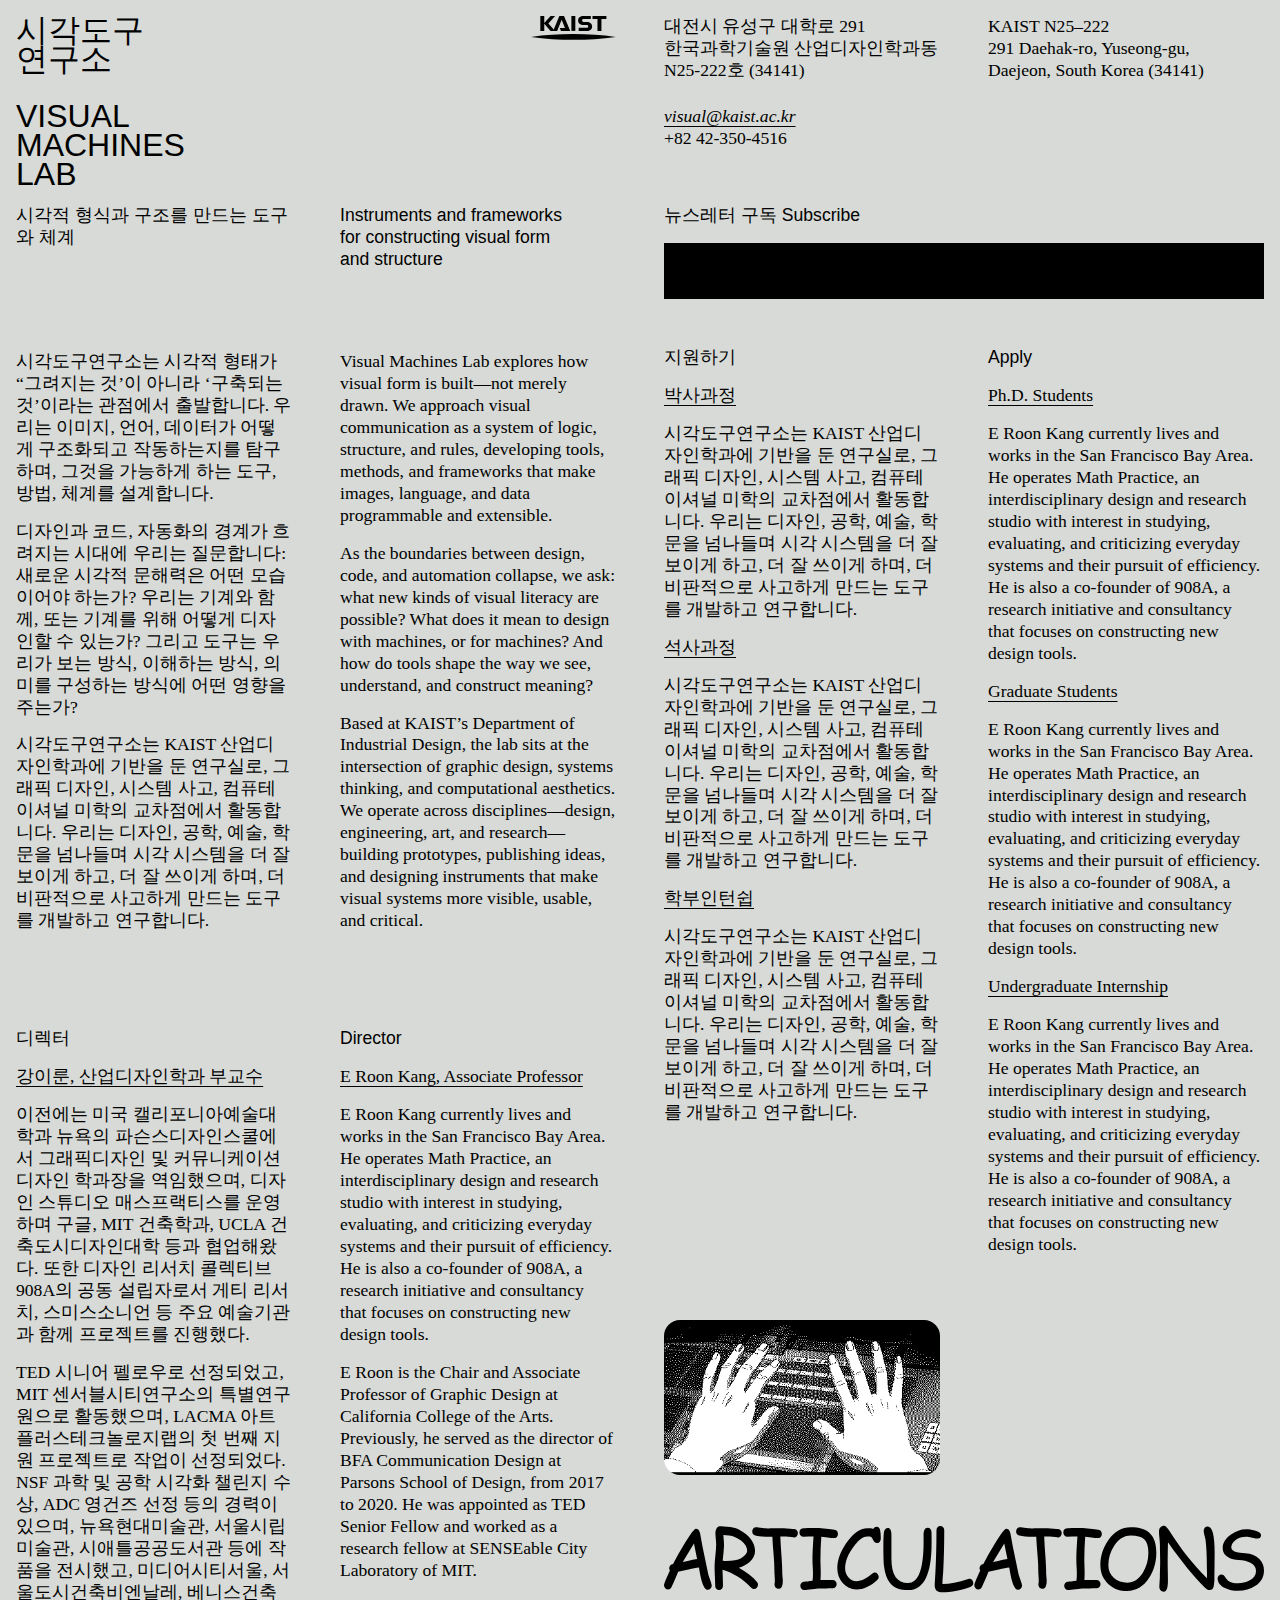
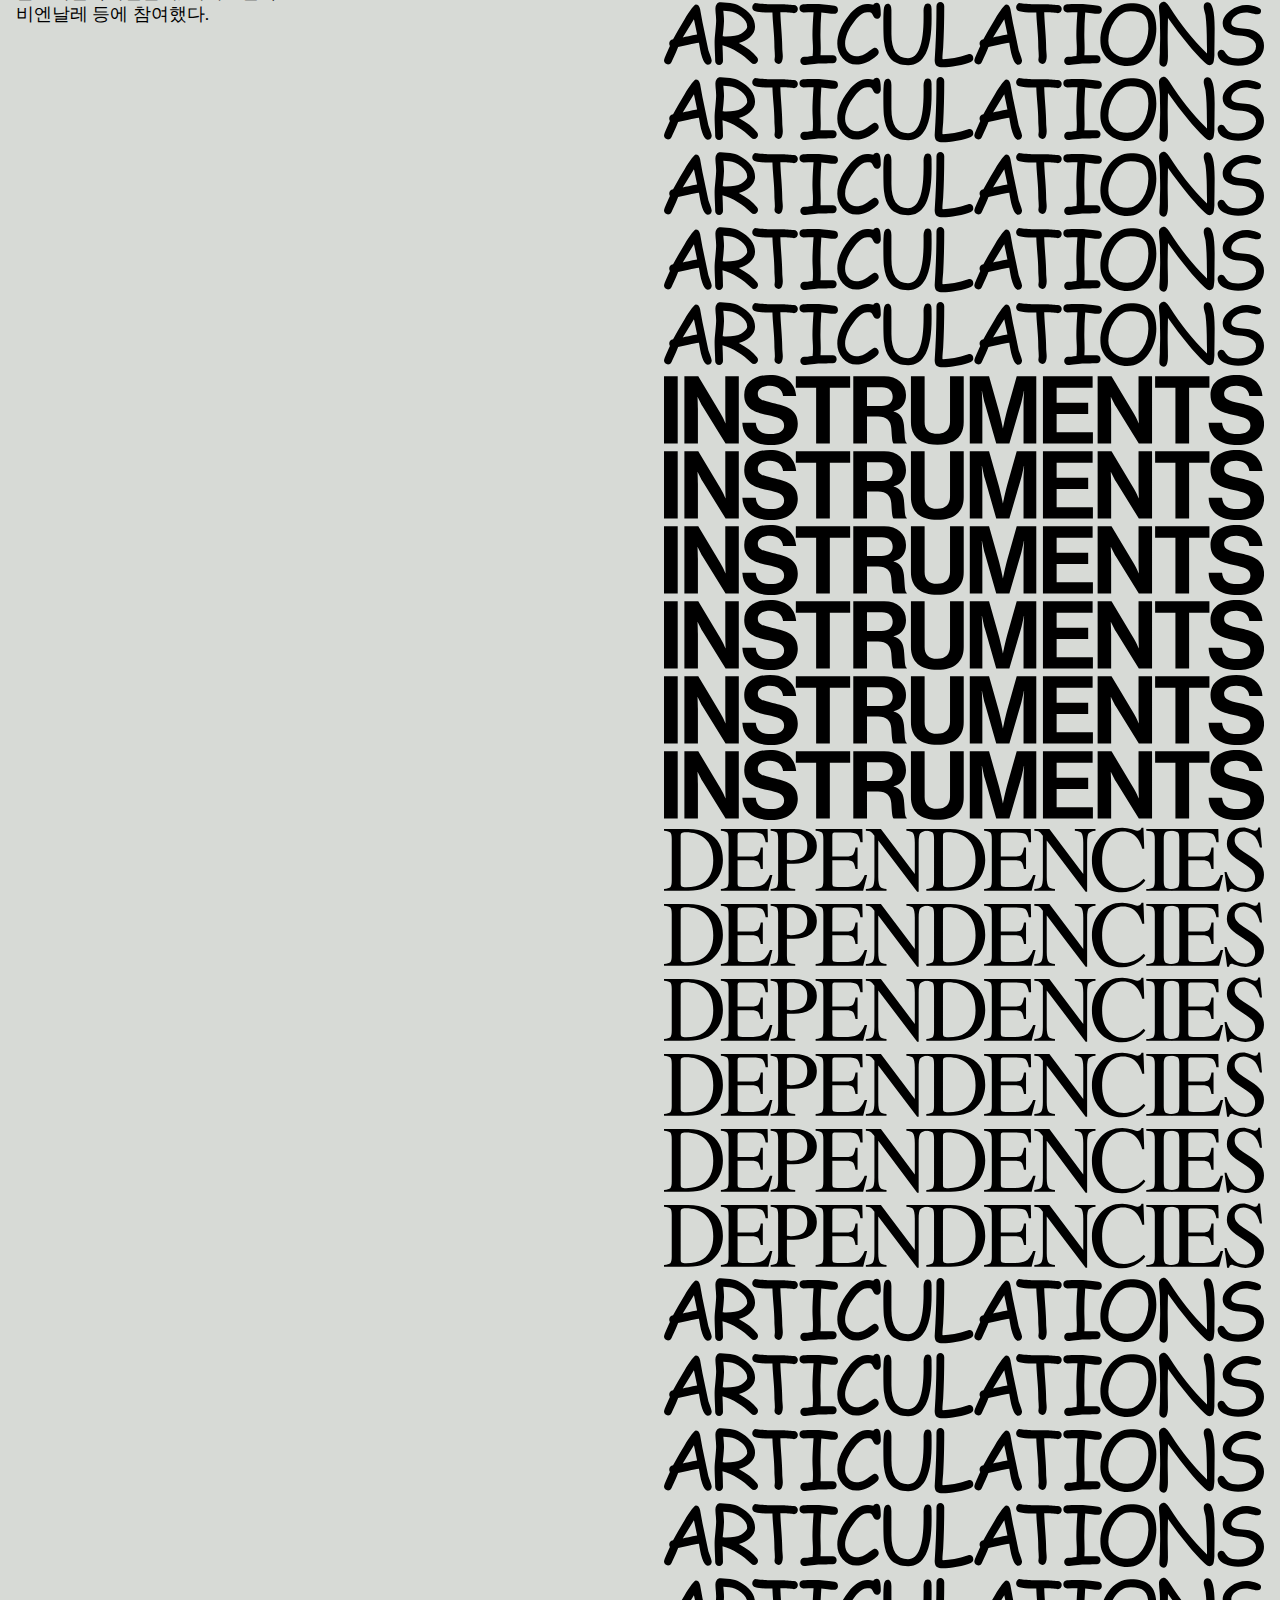
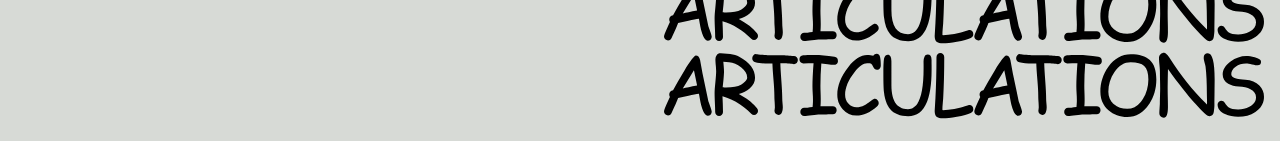
<file: index.bak.html>
<html>
<head>
  <title>KAIST 시각도구연구소 Visual Machines Lab</title>
  <meta charset="UTF-8">
  <meta name="viewport" content="width=device-width, initial-scale=1.0">
  <script>
    // MailerLite Universal
    (function(w,d,e,u,f,l,n){w[f]=w[f]||function(){(w[f].q=w[f].q||[])
    .push(arguments);},l=d.createElement(e),l.async=1,l.src=u,
    n=d.getElementsByTagName(e)[0],n.parentNode.insertBefore(l,n);})
    (window,document,'script','https://assets.mailerlite.com/js/universal.js','ml');
    ml('account', '1682649');
  </script>
  <script src="https://code.jquery.com/jquery-3.7.1.min.js" integrity="sha256-/JqT3SQfawRcv/BIHPThkBvs0OEvtFFmqPF/lYI/Cxo=" crossorigin="anonymous"></script>
  <script src="assets/js/jquery.multilingual.min.js"></script>
  <script src="assets/js/main.js"></script>
  <link rel="stylesheet" href="assets/css/style.css">
</head>
<body class="p-4">
  <header class="flex gap">
    <div class="flex-half flex space-between">
      <a href="#">
        <h1 class="ml uppercase">시각도구<br>연구소<br><br>Visual<br>Machines<br>Lab</h1>
      </a>
      <a href="#">
        <svg class="inline" width="85" height="24" viewBox="0 0 85 24" fill="none" xmlns="http://www.w3.org/2000/svg">
          <path d="M0 20.9505C13.8463 22.8372 27.9889 23.8091 42.3549 23.8091C56.721 23.8091 70.8584 22.8372 84.7099 20.9505C70.8584 19.0637 56.721 18.0918 42.3549 18.0918C27.9889 18.0918 13.8515 19.0637 0 20.9505Z" fill="black"/>
          <path d="M44.3291 0H40.3789V14.8754H44.3291V0Z" fill="black"/>
          <path d="M24.0866 0H19.5751L13.26 7.06349V0H9.30469V14.8754H13.26V7.81193L19.5751 14.8754H24.0866L17.4233 7.43771L24.0866 0Z" fill="black"/>
          <path d="M75.4061 0H61.5078V3.09775H66.4819V14.8754H70.432V3.09775H75.4061V0Z" fill="black"/>
          <path d="M56.0011 5.88884H52.7007C51.8223 5.88884 51.1154 5.52501 51.1154 4.49589C51.1154 3.46677 51.8275 3.09775 52.7007 3.09775H59.8057V0H52.2329C49.4054 0 47.1133 1.63723 47.1133 4.49589C47.1133 7.35455 49.4054 8.98658 52.2329 8.98658H55.6321C56.5105 8.98658 57.2225 9.35041 57.2225 10.3847C57.2225 11.419 56.5105 11.7777 55.6321 11.7777H47.6642V14.8754H56.0063C58.8338 14.8754 61.1259 13.2486 61.1259 10.3847C61.1259 7.52087 58.8338 5.88884 56.0063 5.88884H56.0011Z" fill="black"/>
          <path d="M33.0061 0H28.3439L22.1328 14.8754H26.1505L30.6776 3.65908L33.9677 11.9024H28.7389L29.9811 14.8754H39.2224L33.0061 0Z" fill="black"/>
        </svg>
      </a>
    </div>
    <div class="flex-half flex col-2 gap">
      <div class="flex-half">
        <p class="ml pb-2">
          대전시 유성구 대학로 291<br>
          한국과학기술원 산업디자인학과동<br>
          N25-222호 (34141)
        </p>
        <p class="ml pb-2">
          <a class="italic" href="mailto:visual@kaist.ac.kr">visual@kaist.ac.kr</a><br>
          +82 42-350-4516
        </p>
      </div>
      <div class="flex-half">
        <p class="pb-2">
          KAIST N25–222<br>
          291 Daehak-ro, Yuseong-gu,<br>
          Daejeon, South Korea (34141)
        </p>
      </div>
    </div>
  </header>
  <main class="flex gap">
    <div class="flex-half flex flex-wrap gap">
      <div class="flex-half pb-4">
        <h2 class="ml">시각적 형식과 구조를 만드는 &shy;도구와 체계</h2>
      </div>
      <div class="flex-half pb-4">
        <h2 class="ml">Instruments and frameworks for constructing visual form and structure</h2>
      </div>
      <div class="flex-half ml pb-8">
        <p>시각도구연구소는 시각적 형태가 “그려지는 것’이 아니라 ‘구축되는 것’이라는 관점에서 출발합니다. 우리는 이미지, 언어, 데이터가 어떻게 구조화되고 작동하는지를 탐구하며, 그것을 가능하게 하는 도구, 방법, 체계를 설계합니다.</p>
        <p>디자인과 코드, 자동화의 경계가 흐려지는 시대에 우리는 질문합니다: 새로운 시각적 문해력은 어떤 모습이어야 하는가? 우리는 기계와 함께, 또는 기계를 위해 어떻게 디자인할 수 있는가? 그리고 도구는 우리가 보는 방식, 이해하는 방식, 의미를 구성하는 방식에 어떤 영향을 주는가?</p>
        <p>시각도구연구소는 KAIST 산업디자인학과에 기반을 둔 연구실로, 그래픽 디자인, 시스템 사고, 컴퓨테이셔널 미학의 교차점에서 활동합니다. 우리는 디자인, 공학, 예술, 학문을 넘나들며 시각 시스템을 더 잘 보이게 하고, 더 잘 쓰이게 하며, 더 비판적으로 사고하게 만드는 도구를 개발하고 연구합니다.</p>
      </div>
      <div class="flex-half ml pb-8">
        <p>Visual Machines Lab explores how visual form is built—not merely drawn. We approach visual communication as a system of logic, structure, and rules, developing tools, methods, and frameworks that make images, language, and data programmable and extensible.</p>
        <p>As the boundaries between design, code, and automation collapse, we ask: what new kinds of visual literacy are possible? What does it mean to design with machines, or for machines? And how do tools shape the way we see, understand, and construct meaning?</p>
        <p>Based at KAIST’s Department of Industrial Design, the lab sits at the intersection of graphic design, systems thinking, and computational aesthetics. We operate across disciplines—design, engineering, art, and research—building prototypes, publishing ideas, and designing instruments that make visual systems more visible, usable, and critical.</p>
      </div>
      <div class="flex-half ml">
        <h2 class="ml">디렉터</h2>
        <h3>강이룬, 산업디자인학과 부교수</h3>
        <p>이전에는 미국 캘리포니아예술대학과 뉴욕의 파슨스디자인스쿨에서 그래픽디자인 및 커뮤니케이션디자인 학과장을 역임했으며, 디자인 스튜디오 매스프랙티스를 운영하며 구글, MIT 건축학과, UCLA 건축도시디자인대학 등과 협업해왔다. 또한 디자인 리서치 콜렉티브 908A의 공동 설립자로서 게티 리서치, 스미스소니언 등 주요 예술기관과 함께 프로젝트를 진행했다.</p>
        <p>TED 시니어 펠로우로 선정되었고, MIT 센서블시티연구소의 특별연구원으로 활동했으며, LACMA 아트플러스테크놀로지랩의 첫 번째 지원 프로젝트로 작업이 선정되었다. NSF 과학 및 공학 시각화 챌린지 수상, ADC 영건즈 선정 등의 경력이 있으며, 뉴욕현대미술관, 서울시립미술관, 시애틀공공도서관 등에 작품을 전시했고, 미디어시티서울, 서울도시건축비엔날레, 베니스건축비엔날레 등에 참여했다.</p>
      </div>
      <div class="flex-half ml">
        <h2 class="ml">Director</h2>
        <h3>E Roon Kang, Associate Professor</h3>
        <p>E Roon Kang currently lives and works in the San Francisco Bay Area. He operates Math Practice, an interdisciplinary design and research studio with interest in studying, evaluating, and criticizing everyday systems and their pursuit of efficiency. He is also a co-founder of 908A, a research initiative and consultancy that focuses on constructing new design tools.</p>
        <p>E Roon is the Chair and Associate Professor of Graphic Design at California College of the Arts. Previously, he served as the director of BFA Communication Design at Parsons School of Design, from 2017 to 2020. He was appointed as TED Senior Fellow and worked as a research fellow at SENSEable City Laboratory of MIT.</p>
      </div>
    </div>
    <div class="flex-half flex flex-wrap col-2 gap">
      <div class="flex-full span-2">
        <h2 class="ml">뉴스레터 구독 Subscribe</h2>
        <div class="newsletter">
          <div class="ml-embedded" data-form="HbgLyE"></div>
        </div>
      </div>
      <div class="flex-half ml">
        <h2>지원하기</h2>
        <h3>박사과정</h3>
        <p>시각도구연구소는 KAIST 산업디자인학과에 기반을 둔 연구실로, 그래픽 디자인, 시스템 사고, 컴퓨테이셔널 미학의 교차점에서 활동합니다. 우리는 디자인, 공학, 예술, 학문을 넘나들며 시각 시스템을 더 잘 보이게 하고, 더 잘 쓰이게 하며, 더 비판적으로 사고하게 만드는 도구를 개발하고 연구합니다.</p>
        <h3>석사과정</h3>
        <p>시각도구연구소는 KAIST 산업디자인학과에 기반을 둔 연구실로, 그래픽 디자인, 시스템 사고, 컴퓨테이셔널 미학의 교차점에서 활동합니다. 우리는 디자인, 공학, 예술, 학문을 넘나들며 시각 시스템을 더 잘 보이게 하고, 더 잘 쓰이게 하며, 더 비판적으로 사고하게 만드는 도구를 개발하고 연구합니다.</p>
        <h3>학부인턴쉽</h3>
        <p>시각도구연구소는 KAIST 산업디자인학과에 기반을 둔 연구실로, 그래픽 디자인, 시스템 사고, 컴퓨테이셔널 미학의 교차점에서 활동합니다. 우리는 디자인, 공학, 예술, 학문을 넘나들며 시각 시스템을 더 잘 보이게 하고, 더 잘 쓰이게 하며, 더 비판적으로 사고하게 만드는 도구를 개발하고 연구합니다.</p>
      </div>
      <div class="flex-half ml">
        <h2>Apply</h2>
        <h3>Ph.D. Students</h3>
        <p>E Roon Kang currently lives and works in the San Francisco Bay Area. He operates Math Practice, an interdisciplinary design and research studio with interest in studying, evaluating, and criticizing everyday systems and their pursuit of efficiency. He is also a co-founder of 908A, a research initiative and consultancy that focuses on constructing new design tools.</p>
        <h3>Graduate Students</h3>
        <p>E Roon Kang currently lives and works in the San Francisco Bay Area. He operates Math Practice, an interdisciplinary design and research studio with interest in studying, evaluating, and criticizing everyday systems and their pursuit of efficiency. He is also a co-founder of 908A, a research initiative and consultancy that focuses on constructing new design tools.</p>
        <h3>Undergraduate Internship</h3>
        <p>E Roon Kang currently lives and works in the San Francisco Bay Area. He operates Math Practice, an interdisciplinary design and research studio with interest in studying, evaluating, and criticizing everyday systems and their pursuit of efficiency. He is also a co-founder of 908A, a research initiative and consultancy that focuses on constructing new design tools.</p>
      </div>
      <div class="flex-half">
        <img class="split-finger" src="assets/images/split-fingers-400.gif">
      </div>
      <div class="flex-full tags">
        <img class="pb-1" src="assets/images/tag-articulations.svg">
        <img class="pb-1" src="assets/images/tag-articulations.svg">
        <img class="pb-1" src="assets/images/tag-articulations.svg">
        <img class="pb-1" src="assets/images/tag-articulations.svg">
        <img class="pb-1" src="assets/images/tag-articulations.svg">
        <img class="pb-1" src="assets/images/tag-articulations.svg">
        <img class="pb-1" src="assets/images/tag-instruments.svg">
        <img class="pb-1" src="assets/images/tag-instruments.svg">
        <img class="pb-1" src="assets/images/tag-instruments.svg">
        <img class="pb-1" src="assets/images/tag-instruments.svg">
        <img class="pb-1" src="assets/images/tag-instruments.svg">
        <img class="pb-1" src="assets/images/tag-instruments.svg">
        <img class="pb-1" src="assets/images/tag-dependencies.svg">
        <img class="pb-1" src="assets/images/tag-dependencies.svg">
        <img class="pb-1" src="assets/images/tag-dependencies.svg">
        <img class="pb-1" src="assets/images/tag-dependencies.svg">
        <img class="pb-1" src="assets/images/tag-dependencies.svg">
        <img class="pb-1" src="assets/images/tag-dependencies.svg">
        <img class="pb-1" src="assets/images/tag-articulations.svg">
        <img class="pb-1" src="assets/images/tag-articulations.svg">
        <img class="pb-1" src="assets/images/tag-articulations.svg">
        <img class="pb-1" src="assets/images/tag-articulations.svg">
        <img class="pb-1" src="assets/images/tag-articulations.svg">
        <img class="pb-1" src="assets/images/tag-articulations.svg">
      </div>
    </div>
  </main>
  <div class="overlay">
    <!-- SVGs will be dynamically created by JavaScript -->
  </div>
</body>
</html>
</file>
<file: assets/css/style.css>
/* reset */
html,body,div,span,applet,object,iframe,h1,h2,h3,h4,h5,h6,p,blockquote,pre,a,abbr,acronym,address,big,cite,code,del,dfn,em,img,ins,kbd,q,s,samp,small,strike,strong,sub,sup,tt,var,b,u,i,center,dl,dt,dd,ol,ul,li,fieldset,form,label,legend,table,caption,tbody,tfoot,thead,tr,th,td,article,aside,canvas,details,embed,figure,figcaption,footer,header,hgroup,menu,nav,output,ruby,section,summary,time,mark,audio,video{margin:0;padding:0;border:0;font-size:100%;font:inherit;vertical-align:baseline}article,aside,details,figcaption,figure,footer,header,hgroup,menu,nav,section{display:block}body{line-height:1}ol,ul{list-style:none}blockquote,q{quotes:none}blockquote:before,blockquote:after,q:before,q:after{content:'';content:none}table{border-collapse:collapse;border-spacing:0}

:root {
  --text: #000;
  --bg: #D7DAD6;
  --grid-gap: 3rem;
  --attention: 5s attention ease-in-out infinite;
  --blink: 5s blink linear infinite;
  --newsletter-height: 3.5rem;
}

/* spacing */
.p-1 { padding: 0.25rem; }
.p-2 { padding: 0.5rem; }
.p-4 { padding: 1rem; }
.p-8 { padding: 2rem; }
.p-16 { padding: 4rem; }
.p-32 { padding: 8rem; }
.pt-1 { padding-top: 0.25rem; }
.pt-2 { padding-top: 0.5rem; }
.pt-4 { padding-top: 1rem; }
.pt-8 { padding-top: 2rem; }
.pt-16 { padding-top: 4rem; }
.pt-32 { padding-top: 8rem; }
.pb-1 { padding-bottom: 0.25rem; }
.pb-2 { padding-bottom: 0.5rem; }
.pb-4 { padding-bottom: 1rem; }
.pb-8 { padding-bottom: 2rem; }
.pb-16 { padding-bottom: 4rem; }
.pb-32 { padding-bottom: 8rem; }

/* layout */
.grid { display: grid; }
.flex { display: flex; }
@media (max-width: 768px) {
  .flex { flex-direction: column; }
}
.flex > * {height: fit-content; }
.flex-wrap { flex-wrap: wrap; }
.flex-half { width: calc(50% - (var(--grid-gap) / 2)); }
@media (max-width: 768px) {
  .flex-half { width: 100%; }
}
.flex-full { width: 100%; }
.col-2 { grid-template-columns: repeat(2, 1fr); }
.span-2 { grid-column: span 2; }
.gap { grid-gap: var(--grid-gap); }
.space-between { justify-content: space-between; }

/* typography */
h1 { 
  font-family: neue-haas-grotesk-display, sans-serif; 
  font-size: 2rem;
  line-height: 0.9;
}
h1 .ml-ko { 
  font-family: pretendard, sans-serif; 
  line-height: 0.95;
}
h2 { 
  font-family: neue-haas-grotesk-text, sans-serif; 
}
h2 .ml-ko { 
  font-family: pretendard, sans-serif; 
}
h3 .ml-ko,
p .ml-ko { 
  font-family: sandoll-myeongjoneo1, serif; 
  font-size: 92%; 
  line-height: 1.5;
  /* word-break: keep-all; */
}
h1, h2, h3, p { margin-bottom: 1rem; text-wrap: pretty;}
a {
  color: var(--text);
  text-decoration: none;
}
h3, p a, .underline {
  text-decoration: underline;
  text-underline-offset: 0.25rem;
}
.uppercase { text-transform: uppercase; }
.italic { font-style: italic; }

/* elements */
body {
  background-color: var(--bg);
  font-family: Times, serif;
  line-height: 1.25;
  font-size: 1.1rem;
  position: relative;
}
img {
  width: 100%;
  height: auto;
  display: block;
}
img.split-finger {
  border-radius: 1rem;
}
div.tags {
  aspect-ratio: 1 / 0.8;
}
div.overlay {
  position: absolute;
  top:0;
  left:0;
  width: 100%;
  height: 100%;
  pointer-events: none;
}

/* Newsletter: Mailerlite overrides */

/* container to set height before js */
div.newsletter {
  background-color: var(--text);
  height: var(--newsletter-height);
  position: relative;
}
@keyframes blink {
  0% { opacity: 1; }
  50% { opacity: 1; }
  50.01% { opacity: 0; }
  100% { opacity: 0; }
}
/* reset Mailerlite styles */
.ml-form-embedContainer * {
  /* display: none !important; */
  width: 100% !important;
  max-width: 100% !important;
  margin: 0 !important;
  padding: 0 !important;
  border-radius: 0 !important;
  box-sizing: border-box !important;
}
/* input field */
.ml-embedded #mlb2-28678024.ml-form-embedContainer .ml-form-embedWrapper .ml-form-successBody, 
.ml-embedded #mlb2-28678024.ml-form-embedContainer .ml-form-embedWrapper .ml-form-embedBody .ml-form-fieldRow 
input {
  background-color: var(--text) !important;
  padding: 0 0.5rem !important;
  font-size: 2.5rem !important;
  background-color: var(--text) !important;
  color: var(--bg) !important;
  font-family: neue-haas-grotesk-text, sans-serif; 
  font-weight: 500;
  height: var(--newsletter-height) !important;
  line-height: var(--newsletter-height) !important;
  outline: 0px;
  transition: outline 0.2s ease-in-out !important;
}
.ml-embedded #mlb2-28678024.ml-form-embedContainer .ml-form-embedWrapper .ml-form-embedBody .ml-form-fieldRow 
input::placeholder {
  color: var(--bg) !important;
  opacity: 1 !important;
}

.ml-embedded #mlb2-28678024.ml-form-embedContainer .ml-form-embedWrapper .ml-form-embedBody .ml-form-fieldRow 
input:focus-visible {
  outline: 8px dashed var(--text) !important;
}
/* button */
.ml-embedded #mlb2-28678024.ml-form-embedContainer .ml-form-embedWrapper .ml-form-embedBody .ml-form-embedSubmit 
button {
  opacity: 0 !important;
  transition: opacity 0.2s ease-in-out !important;
  position: absolute !important;
  top: 0 !important;
  right: 0 !important;
  aspect-ratio: 1 / 1 !important;
  width: auto !important;
  height: var(--newsletter-height) !important;
  overflow: hidden !important;
  text-indent: -100rem !important;
  background-image: url('../images/icon-return.svg') !important;
  background-size: 32px !important;
  background-repeat: no-repeat !important;
  background-position: center !important;
  background-color: transparent !important;
}
/* show button when input is not empty */
.ml-embedded #mlb2-28678024.ml-form-embedContainer .ml-form-embedWrapper .ml-form-embedBody .ml-form-formContent:has(input:not(:placeholder-shown)) + input + .ml-form-embedSubmit button{
  opacity: 1 !important;
}
/* hide original success message */
.ml-embedded #mlb2-28678024.ml-form-embedContainer .ml-form-embedWrapper .ml-form-successBody .ml-form-successContent h4,
.ml-embedded #mlb2-28678024.ml-form-embedContainer .ml-form-embedWrapper .ml-form-successBody .ml-form-successContent p {
  display: none;
}
/* custom success message */
.ml-embedded #mlb2-28678024.ml-form-embedContainer .ml-form-embedWrapper .ml-form-successBody .ml-form-successContent::after {
  content: "Subscribed ✴";
  font-family: neue-haas-grotesk-display, sans-serif !important;
  font-weight: 500 !important;
  font-size: 2.5rem !important;
  line-height: 3.5rem !important;
  color: var(--bg) !important;
}
</file>
